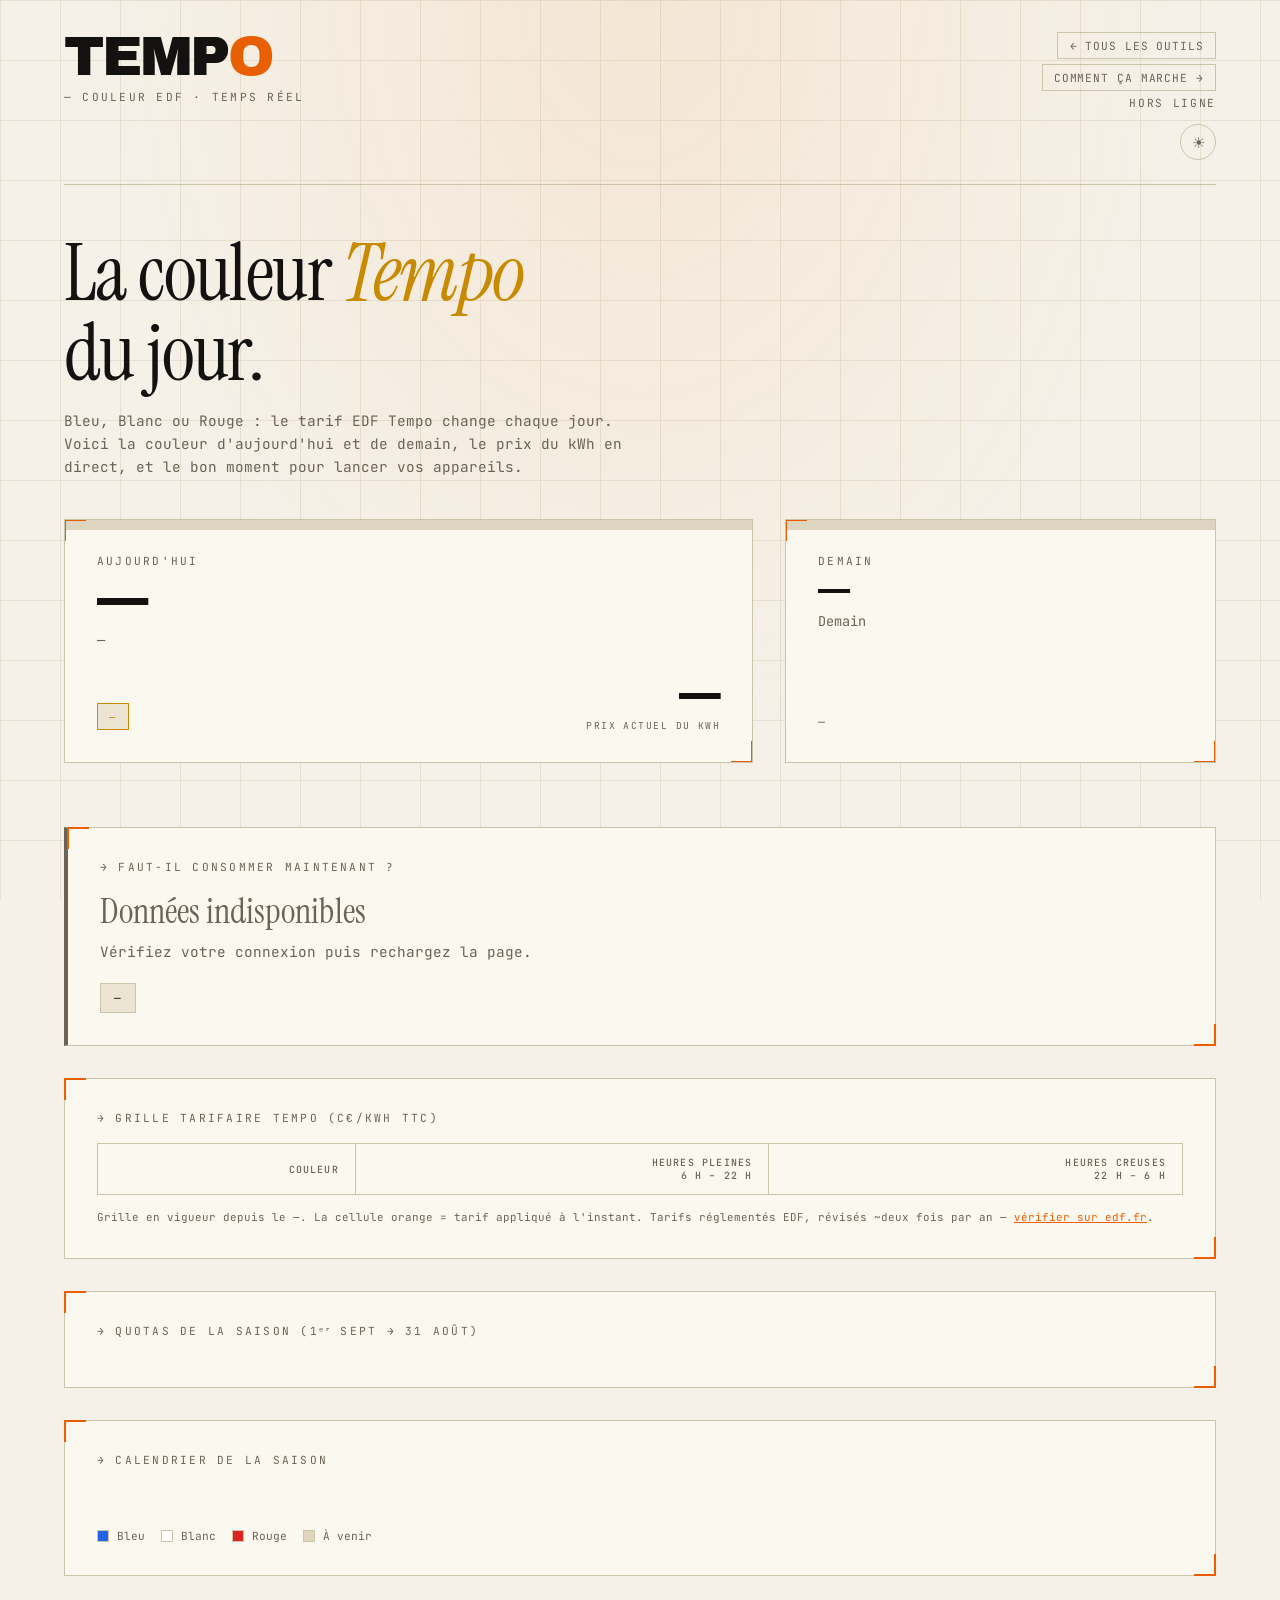
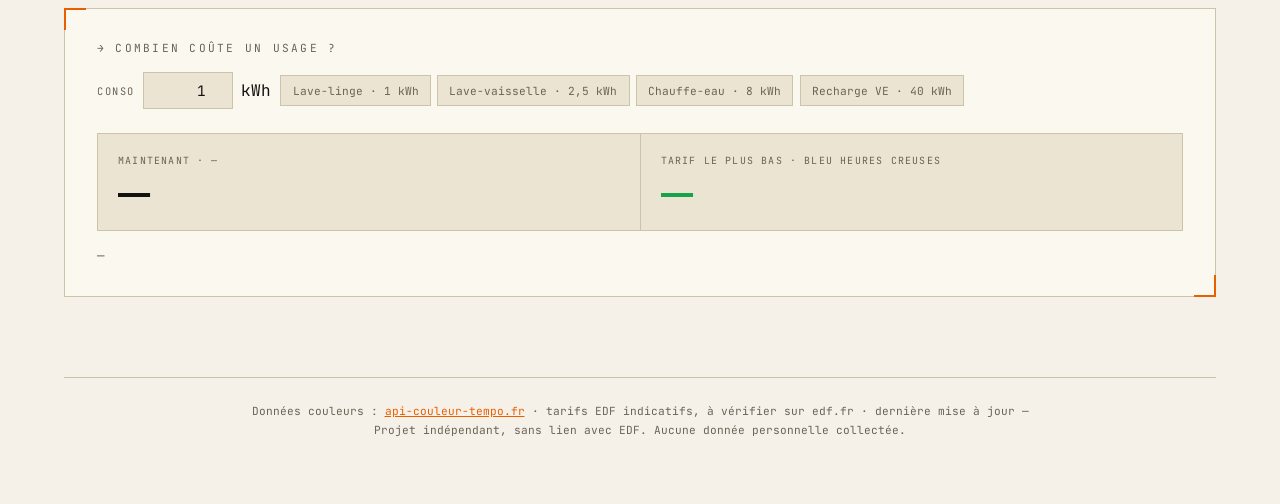
<file: index.html>
<!DOCTYPE html>
<html lang="fr">
<head>
    <meta charset="UTF-8">
    <meta name="viewport" content="width=device-width, initial-scale=1.0">
    <title>TEMPO — Couleur EDF du jour & prix de l'électricité</title>
    <meta name="description" content="La couleur EDF Tempo du jour et de demain (Bleu, Blanc, Rouge), le prix du kWh en temps réel, le bon moment pour consommer, les quotas de la saison et le calendrier complet. Gratuit, sans pub, sans compte.">
    <meta name="theme-color" content="#0d0d0d" media="(prefers-color-scheme: dark)">
    <meta name="theme-color" content="#f5f1e8" media="(prefers-color-scheme: light)">

    <meta property="og:type" content="website">
    <meta property="og:title" content="TEMPO — Couleur EDF du jour">
    <meta property="og:description" content="Couleur Tempo du jour et de demain, prix du kWh en direct et conseils de consommation.">
    <meta property="og:image" content="og-image.svg">

    <link rel="icon" href="favicon.svg" type="image/svg+xml">
    <link rel="apple-touch-icon" href="favicon.svg">
    <link rel="manifest" href="manifest.webmanifest">

    <!-- Applique le thème enregistré avant le premier rendu (évite le flash). -->
    <script>(function(){try{var t=localStorage.getItem('tempo-theme')||(matchMedia('(prefers-color-scheme: light)').matches?'light':'dark');if(t==='light')document.documentElement.setAttribute('data-theme','light');}catch(e){}})();</script>

    <link rel="preconnect" href="https://fonts.googleapis.com">
    <link rel="preconnect" href="https://fonts.gstatic.com" crossorigin>
    <link href="https://fonts.googleapis.com/css2?family=Archivo+Black&family=Instrument+Serif:ital@0;1&family=JetBrains+Mono:wght@400;500&display=swap" rel="stylesheet">
    <link rel="stylesheet" href="style.css">
</head>
<body>
    <div class="container">
        <header>
            <div>
                <div class="logo">TEMP<span>O</span></div>
                <div class="tagline">— Couleur EDF · Temps réel</div>
            </div>
            <div class="meta">
                <div class="meta-right">
                    <a class="nav-link" href="https://leo-grnd.github.io/hub/">← Tous les outils</a>
                    <a class="nav-link" href="comment-ca-marche.html">Comment ça marche →</a>
                    <div id="status" data-state="cache"><span class="pulse" aria-hidden="true"></span>EDF Tempo</div>
                    <button id="themeToggle" class="theme-toggle" aria-label="Changer de thème" title="Changer de thème">
                        <span id="themeIcon" aria-hidden="true">☾</span>
                    </button>
                </div>
            </div>
        </header>

        <section class="hero">
            <h1>La couleur <em>Tempo</em><br />du jour.</h1>
            <p>Bleu, Blanc ou Rouge : le tarif EDF Tempo change chaque jour. Voici la couleur d'aujourd'hui et de demain, le prix du kWh en direct, et le bon moment pour lancer vos appareils.</p>
        </section>

        <!-- 1 · Statut : aujourd'hui & demain -->
        <section class="status-grid" aria-label="Couleur du jour et de demain">
            <div class="card day-card today-card" id="today-card" data-color="inconnu">
                <div class="day-band" aria-hidden="true"></div>
                <div class="day-label">Aujourd'hui</div>
                <div class="day-name" id="today-name">—</div>
                <div class="day-date" id="today-date">—</div>
                <div class="today-meta">
                    <span class="slot-badge" id="today-period" data-slot="hp">—</span>
                    <div class="price-now">
                        <div class="big" id="today-price">—</div>
                        <div class="cap">prix actuel du kWh</div>
                    </div>
                </div>
            </div>

            <div class="card day-card tomorrow-card" id="tomorrow-card" data-color="inconnu">
                <div class="day-band" aria-hidden="true"></div>
                <div class="day-label">Demain</div>
                <div class="day-name" id="tomorrow-name">—</div>
                <div class="day-date" id="tomorrow-date">demain</div>
                <div class="tomorrow-note" id="tomorrow-note">—</div>
            </div>
        </section>

        <!-- 2 · Conseil -->
        <section class="card advice-card" id="advice-card" data-level="neutre" aria-live="polite">
            <div class="section-head">→ Faut-il consommer maintenant ?</div>
            <div class="advice-title" id="advice-title">—</div>
            <p class="advice-detail" id="advice-detail">—</p>
            <span class="advice-countdown" id="advice-countdown">—</span>
        </section>

        <!-- 3 · Grille tarifaire -->
        <section class="card">
            <div class="section-head">→ Grille tarifaire Tempo (c€/kWh TTC)</div>
            <table class="tariff-table">
                <thead>
                    <tr>
                        <th scope="col">Couleur</th>
                        <th scope="col">Heures pleines<br>6 h – 22 h</th>
                        <th scope="col">Heures creuses<br>22 h – 6 h</th>
                    </tr>
                </thead>
                <tbody id="tariff-body"></tbody>
            </table>
            <p class="tariff-foot">
                Grille en vigueur depuis le <span id="tariff-date">—</span>. La cellule orange = tarif appliqué à l'instant.
                Tarifs réglementés EDF, révisés ~deux fois par an —
                <a href="https://particulier.edf.fr/fr/accueil/gestion-contrat/options/tempo.html" target="_blank" rel="noopener">vérifier sur edf.fr</a>.
            </p>
        </section>

        <!-- 4 · Quotas de la saison -->
        <section class="card">
            <div class="section-head">→ Quotas de la saison (1ᵉʳ sept → 31 août)</div>
            <div class="quotas" id="quotas"></div>
        </section>

        <!-- 5 · Calendrier -->
        <section class="card">
            <div class="section-head">→ Calendrier de la saison</div>
            <div class="calendar" id="calendar" role="img" aria-label="Calendrier des couleurs Tempo de la saison"></div>
            <div class="cal-legend">
                <span><span class="swatch" data-color="bleu" aria-hidden="true"></span>Bleu</span>
                <span><span class="swatch" data-color="blanc" aria-hidden="true"></span>Blanc</span>
                <span><span class="swatch" data-color="rouge" aria-hidden="true"></span>Rouge</span>
                <span><span class="swatch" data-color="inconnu" aria-hidden="true"></span>À venir</span>
            </div>
        </section>

        <!-- 6 · Simulateur -->
        <section class="card">
            <div class="section-head">→ Combien coûte un usage ?</div>
            <div class="sim-controls">
                <div class="sim-field">
                    <label for="sim-kwh">Conso</label>
                    <input type="number" id="sim-kwh" value="1" min="0" step="0.5" inputmode="decimal" aria-label="Consommation en kWh"> kWh
                </div>
                <div class="sim-presets">
                    <button class="sim-preset" data-kwh="1">Lave-linge · 1 kWh</button>
                    <button class="sim-preset" data-kwh="2.5">Lave-vaisselle · 2,5 kWh</button>
                    <button class="sim-preset" data-kwh="8">Chauffe-eau · 8 kWh</button>
                    <button class="sim-preset" data-kwh="40">Recharge VE · 40 kWh</button>
                </div>
            </div>
            <div class="sim-out">
                <div class="sim-cell">
                    <div class="lbl">Maintenant · <span id="sim-now-label">—</span></div>
                    <div class="val" id="sim-now">—</div>
                </div>
                <div class="sim-cell best">
                    <div class="lbl">Tarif le plus bas · Bleu heures creuses</div>
                    <div class="val" id="sim-best">—</div>
                </div>
            </div>
            <div class="sim-delta" id="sim-delta">—</div>
        </section>

        <footer>
            Données couleurs : <a href="https://www.api-couleur-tempo.fr" target="_blank" rel="noopener">api-couleur-tempo.fr</a> ·
            tarifs EDF indicatifs, à vérifier sur edf.fr · dernière mise à jour <span id="updated">—</span><br>
            Projet indépendant, sans lien avec EDF. Aucune donnée personnelle collectée.
        </footer>
    </div>

    <script type="module" src="app.js"></script>
</body>
</html>
</file>
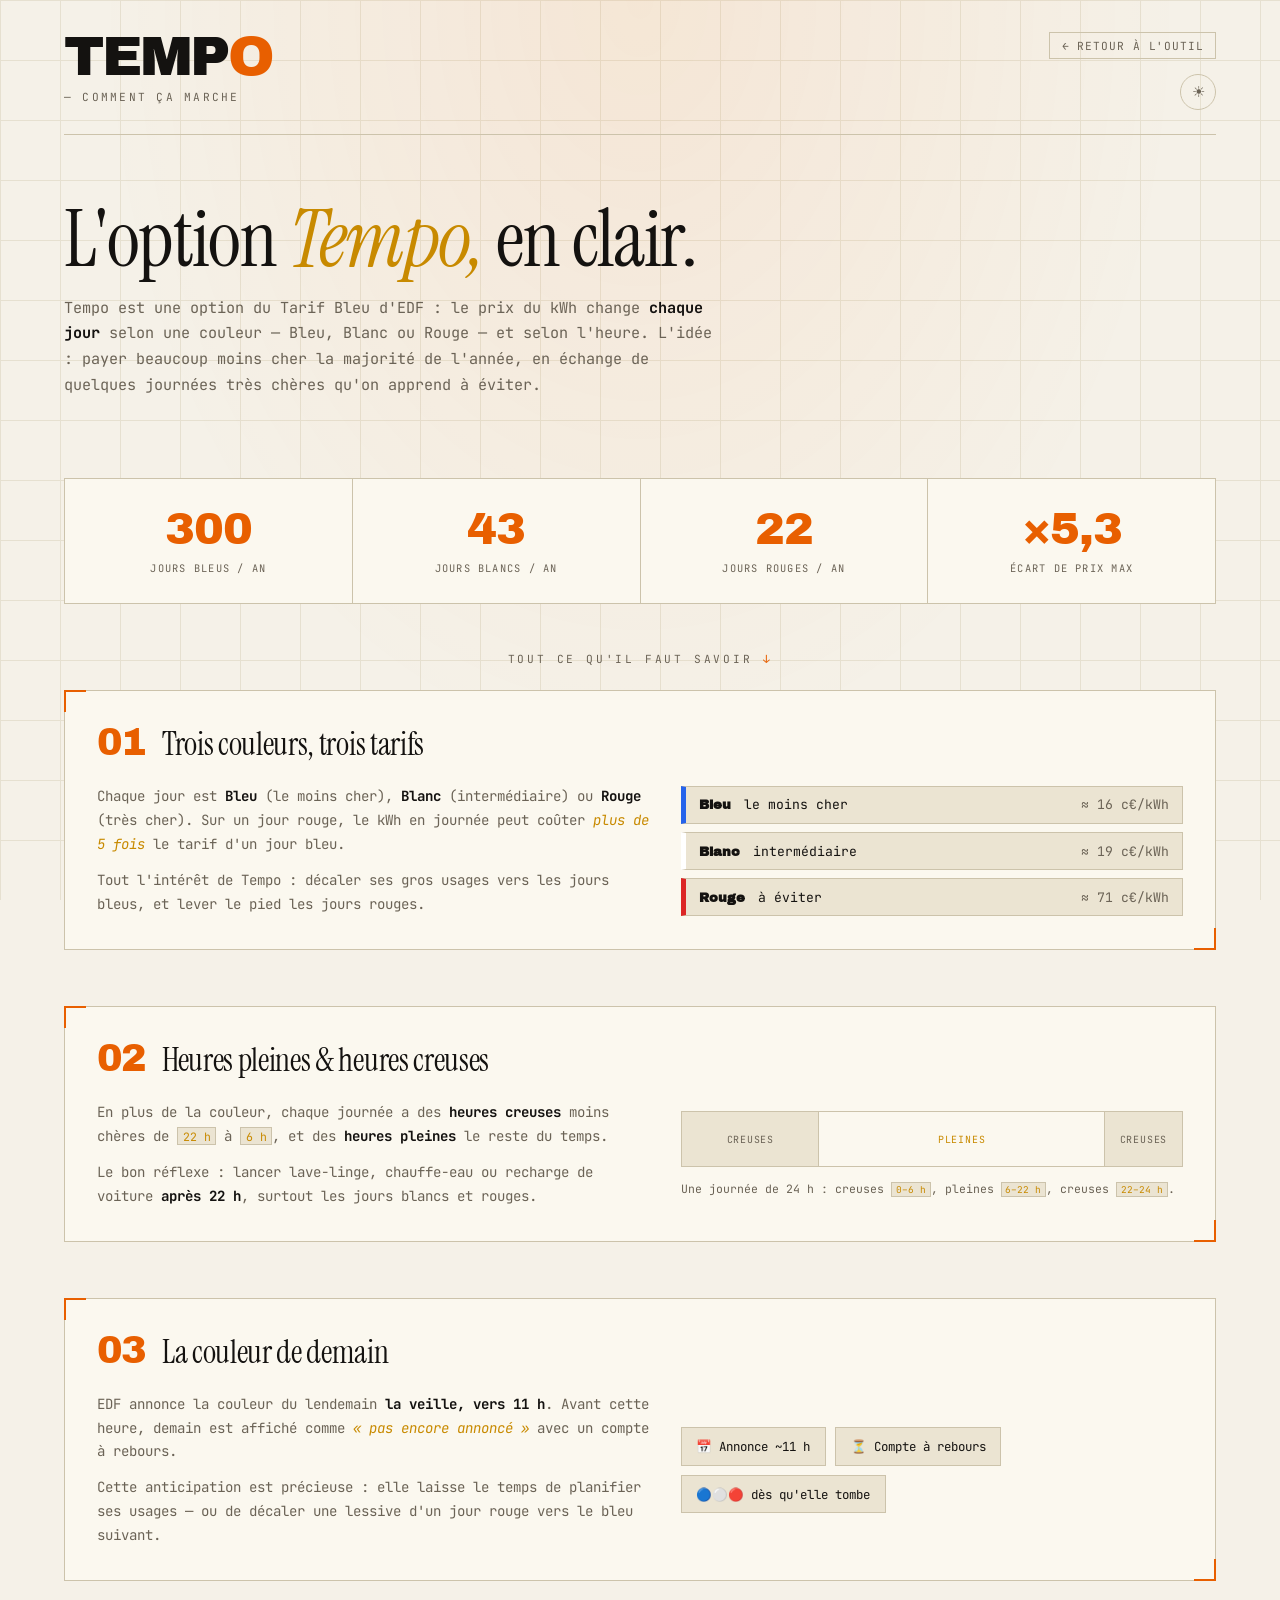
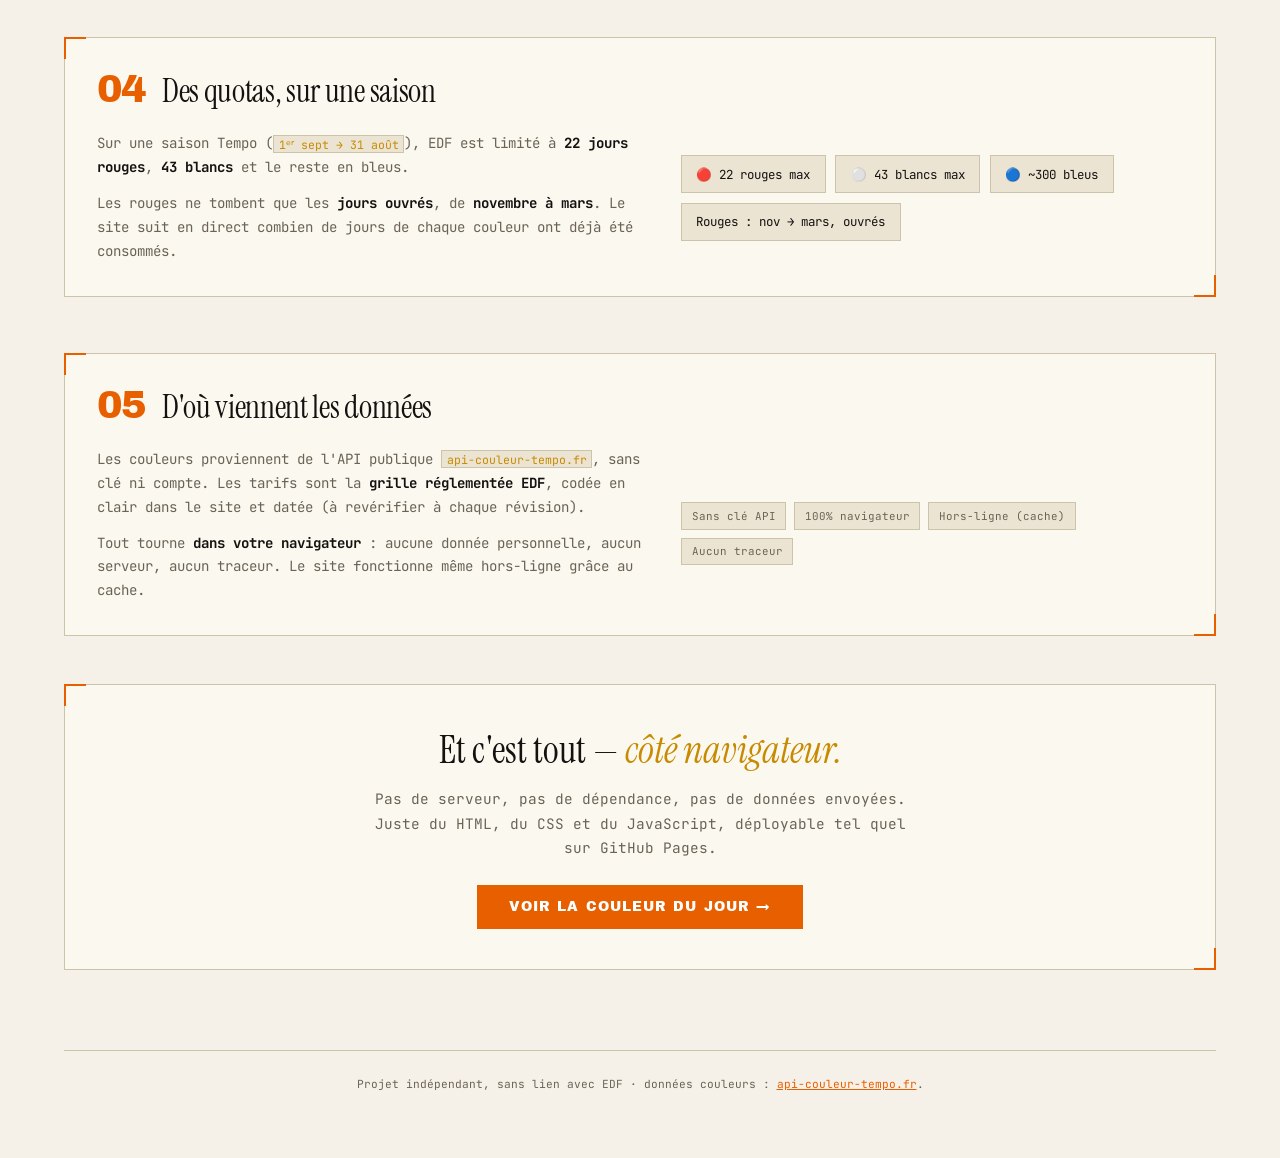
<file: comment-ca-marche.html>
<!DOCTYPE html>
<html lang="fr">
<head>
    <meta charset="UTF-8">
    <meta name="viewport" content="width=device-width, initial-scale=1.0">
    <title>Comment ça marche — Tempo</title>
    <meta name="description" content="Comprendre l'option EDF Tempo : les trois couleurs Bleu/Blanc/Rouge, les heures pleines et creuses, les quotas de la saison, la couleur de demain et d'où viennent les données.">
    <meta name="theme-color" content="#0d0d0d" media="(prefers-color-scheme: dark)">
    <meta name="theme-color" content="#f5f1e8" media="(prefers-color-scheme: light)">
    <link rel="icon" href="favicon.svg" type="image/svg+xml">
    <!-- Applique le thème enregistré avant le premier rendu (évite le flash). -->
    <script>(function(){try{var t=localStorage.getItem('tempo-theme')||(matchMedia('(prefers-color-scheme: light)').matches?'light':'dark');if(t==='light')document.documentElement.setAttribute('data-theme','light');}catch(e){}})();</script>
    <link rel="preconnect" href="https://fonts.googleapis.com">
    <link rel="preconnect" href="https://fonts.gstatic.com" crossorigin>
    <link href="https://fonts.googleapis.com/css2?family=Archivo+Black&family=Instrument+Serif:ital@0;1&family=JetBrains+Mono:wght@400;500&display=swap" rel="stylesheet">
    <link rel="stylesheet" href="style.css">
    <link rel="stylesheet" href="comment-ca-marche.css">
</head>
<body>
    <div class="container">
        <header>
            <div>
                <a class="logo" href="index.html">TEMP<span>O</span></a>
                <div class="tagline">— Comment ça marche</div>
            </div>
            <div class="meta">
                <div class="meta-right">
                    <a class="nav-link" href="index.html">← Retour à l'outil</a>
                    <button id="themeToggle" class="theme-toggle" aria-label="Changer de thème" title="Changer de thème">
                        <span id="themeIcon" aria-hidden="true">☾</span>
                    </button>
                </div>
            </div>
        </header>

        <section class="hero hiw-hero">
            <h1>L'option <em>Tempo,</em> en clair.</h1>
            <p>Tempo est une option du Tarif Bleu d'EDF : le prix du kWh change <strong>chaque jour</strong> selon une
               couleur — Bleu, Blanc ou Rouge — et selon l'heure. L'idée : payer beaucoup moins cher la majorité de
               l'année, en échange de quelques journées très chères qu'on apprend à éviter.</p>
        </section>

        <section class="stats" aria-label="Chiffres clés">
            <div class="stat"><div class="stat-num" data-count="300">0</div><div class="stat-lbl">jours bleus / an</div></div>
            <div class="stat"><div class="stat-num" data-count="43">0</div><div class="stat-lbl">jours blancs / an</div></div>
            <div class="stat"><div class="stat-num" data-count="22">0</div><div class="stat-lbl">jours rouges / an</div></div>
            <div class="stat"><div class="stat-num">×5,3</div><div class="stat-lbl">écart de prix max</div></div>
        </section>

        <p class="flow-intro">Tout ce qu'il faut savoir <span class="arrow">↓</span></p>

        <ol class="pipeline">

            <li class="step card reveal">
                <div class="step-head"><span class="step-num">01</span><h2>Trois couleurs, trois tarifs</h2></div>
                <div class="step-body">
                    <div class="step-text">
                        <p>Chaque jour est <strong>Bleu</strong> (le moins cher), <strong>Blanc</strong> (intermédiaire) ou
                           <strong>Rouge</strong> (très cher). Sur un jour rouge, le kWh en journée peut coûter
                           <em>plus de 5 fois</em> le tarif d'un jour bleu.</p>
                        <p>Tout l'intérêt de Tempo : décaler ses gros usages vers les jours bleus, et lever le pied
                           les jours rouges.</p>
                    </div>
                    <div class="step-visual">
                        <div class="tcolors" aria-hidden="true">
                            <div class="tcolor" data-color="bleu"><b>Bleu</b> le moins cher <span class="pq">≈ 16 c€/kWh</span></div>
                            <div class="tcolor" data-color="blanc"><b>Blanc</b> intermédiaire <span class="pq">≈ 19 c€/kWh</span></div>
                            <div class="tcolor" data-color="rouge"><b>Rouge</b> à éviter <span class="pq">≈ 71 c€/kWh</span></div>
                        </div>
                    </div>
                </div>
            </li>

            <li class="step card reveal">
                <div class="step-head"><span class="step-num">02</span><h2>Heures pleines & heures creuses</h2></div>
                <div class="step-body">
                    <div class="step-text">
                        <p>En plus de la couleur, chaque journée a des <strong>heures creuses</strong> moins chères
                           de <code>22 h</code> à <code>6 h</code>, et des <strong>heures pleines</strong> le reste du temps.</p>
                        <p>Le bon réflexe : lancer lave-linge, chauffe-eau ou recharge de voiture <strong>après 22 h</strong>,
                           surtout les jours blancs et rouges.</p>
                    </div>
                    <div class="step-visual">
                        <div class="daybar" aria-hidden="true">
                            <div class="seg hc" style="flex-grow:6">creuses</div>
                            <div class="seg hp" style="flex-grow:16">pleines</div>
                            <div class="seg hc" style="flex-grow:2">creuses</div>
                        </div>
                        <p class="daybar-note">Une journée de 24 h : creuses <code>0–6 h</code>, pleines <code>6–22 h</code>, creuses <code>22–24 h</code>.</p>
                    </div>
                </div>
            </li>

            <li class="step card reveal">
                <div class="step-head"><span class="step-num">03</span><h2>La couleur de demain</h2></div>
                <div class="step-body">
                    <div class="step-text">
                        <p>EDF annonce la couleur du lendemain <strong>la veille, vers 11 h</strong>. Avant cette heure,
                           demain est affiché comme <em>« pas encore annoncé »</em> avec un compte à rebours.</p>
                        <p>Cette anticipation est précieuse : elle laisse le temps de planifier ses usages — ou de
                           décaler une lessive d'un jour rouge vers le bleu suivant.</p>
                    </div>
                    <div class="step-visual">
                        <div class="vchips">
                            <span class="vchip">📅 Annonce ~11 h</span>
                            <span class="vchip">⏳ Compte à rebours</span>
                            <span class="vchip">🔵⚪🔴 dès qu'elle tombe</span>
                        </div>
                    </div>
                </div>
            </li>

            <li class="step card reveal">
                <div class="step-head"><span class="step-num">04</span><h2>Des quotas, sur une saison</h2></div>
                <div class="step-body">
                    <div class="step-text">
                        <p>Sur une saison Tempo (<code>1ᵉʳ sept → 31 août</code>), EDF est limité à
                           <strong>22 jours rouges</strong>, <strong>43 blancs</strong> et le reste en bleus.</p>
                        <p>Les rouges ne tombent que les <strong>jours ouvrés</strong>, de <strong>novembre à mars</strong>.
                           Le site suit en direct combien de jours de chaque couleur ont déjà été consommés.</p>
                    </div>
                    <div class="step-visual">
                        <div class="vchips">
                            <span class="vchip">🔴 22 rouges max</span>
                            <span class="vchip">⚪ 43 blancs max</span>
                            <span class="vchip">🔵 ~300 bleus</span>
                            <span class="vchip">Rouges : nov → mars, ouvrés</span>
                        </div>
                    </div>
                </div>
            </li>

            <li class="step card reveal">
                <div class="step-head"><span class="step-num">05</span><h2>D'où viennent les données</h2></div>
                <div class="step-body">
                    <div class="step-text">
                        <p>Les couleurs proviennent de l'API publique <code>api-couleur-tempo.fr</code>, sans clé ni compte.
                           Les tarifs sont la <strong>grille réglementée EDF</strong>, codée en clair dans le site et datée
                           (à revérifier à chaque révision).</p>
                        <p>Tout tourne <strong>dans votre navigateur</strong> : aucune donnée personnelle, aucun serveur,
                           aucun traceur. Le site fonctionne même hors-ligne grâce au cache.</p>
                    </div>
                    <div class="step-visual">
                        <div class="badges">
                            <span class="badge">Sans clé API</span>
                            <span class="badge">100% navigateur</span>
                            <span class="badge">Hors-ligne (cache)</span>
                            <span class="badge">Aucun traceur</span>
                        </div>
                    </div>
                </div>
            </li>
        </ol>

        <section class="outro card reveal">
            <h2>Et c'est tout — <em>côté navigateur.</em></h2>
            <p>Pas de serveur, pas de dépendance, pas de données envoyées. Juste du HTML, du CSS et du JavaScript,
               déployable tel quel sur GitHub&nbsp;Pages.</p>
            <a class="cta" href="index.html">Voir la couleur du jour →</a>
        </section>

        <footer>
            Projet indépendant, sans lien avec EDF · données couleurs :
            <a href="https://www.api-couleur-tempo.fr" target="_blank" rel="noopener">api-couleur-tempo.fr</a>.
        </footer>
    </div>

    <script>
    (function () {
        var icon = document.getElementById('themeIcon');
        function apply(t) {
            if (t === 'light') { document.documentElement.setAttribute('data-theme', 'light'); icon.textContent = '☀'; }
            else { document.documentElement.removeAttribute('data-theme'); icon.textContent = '☾'; }
        }
        apply(localStorage.getItem('tempo-theme') || (matchMedia('(prefers-color-scheme: light)').matches ? 'light' : 'dark'));
        document.getElementById('themeToggle').addEventListener('click', function () {
            var next = document.documentElement.getAttribute('data-theme') === 'light' ? 'dark' : 'light';
            localStorage.setItem('tempo-theme', next); apply(next);
        });

        var reduce = matchMedia('(prefers-reduced-motion: reduce)').matches;
        var reveals = document.querySelectorAll('.reveal');
        if (reduce || !('IntersectionObserver' in window)) {
            reveals.forEach(function (el) { el.classList.add('in'); });
        } else {
            var io = new IntersectionObserver(function (entries) {
                entries.forEach(function (e) { if (e.isIntersecting) { e.target.classList.add('in'); io.unobserve(e.target); } });
            }, { threshold: 0.18 });
            reveals.forEach(function (el) { io.observe(el); });
        }

        var nums = document.querySelectorAll('.stat-num[data-count]');
        function countUp(el) {
            var target = parseInt(el.getAttribute('data-count'), 10);
            if (reduce) { el.textContent = target.toLocaleString('fr-FR'); return; }
            var start = null, dur = 1100;
            function tick(ts) {
                if (start === null) start = ts;
                var p = Math.min(1, (ts - start) / dur);
                var eased = 1 - Math.pow(1 - p, 3);
                el.textContent = Math.round(target * eased).toLocaleString('fr-FR');
                if (p < 1) requestAnimationFrame(tick);
            }
            requestAnimationFrame(tick);
        }
        if (!('IntersectionObserver' in window)) {
            nums.forEach(countUp);
        } else {
            var io2 = new IntersectionObserver(function (entries) {
                entries.forEach(function (e) { if (e.isIntersecting) { countUp(e.target); io2.unobserve(e.target); } });
            }, { threshold: 0.6 });
            nums.forEach(function (el) { io2.observe(el); });
        }
    })();
    </script>
</body>
</html>
</file>
<file: style.css>
/* ===========================================================================
   Tempo — système de design partagé avec Octane & Pantone (identité brutaliste)
   =========================================================================== */
:root {
  --bg: #0d0d0d;
  --bg-soft: #161616;
  --bg-card: #1a1a1a;
  --ink: #f5f1e8;
  --ink-dim: #8a8278;
  --accent: #ff6b00;
  --accent-soft: #ffb800;
  --grid: #222;
  --border: #2a2a2a;
  --grid-opacity: 0.35;
  --glow-opacity: 0.12;

  /* Couleurs-données Tempo (Bleu / Blanc / Rouge), pour chips, jauges, calendrier.
     L'accent orange reste la couleur de marque ; celles-ci ne servent qu'aux données. */
  --bleu: #3b82f6;
  --blanc: #d9d3c4;
  --rouge: #ef4444;
  --inconnu: #33312c;
  --futur: #232323;

  --vert: #4ade80; /* feu vert / live */
}

:root[data-theme="light"] {
  --bg: #f5f1e8;
  --bg-soft: #ebe4d2;
  --bg-card: #fbf8ef;
  --ink: #141210;
  --ink-dim: #6b6356;
  --accent: #e85f00;
  --accent-soft: #c88a00;
  --grid: #d9d1bc;
  --border: #ccc3ab;
  --grid-opacity: 0.55;
  --glow-opacity: 0.08;

  --bleu: #2563eb;
  --blanc: #ffffff;
  --rouge: #dc2626;
  --inconnu: #ddd5c0;
  --futur: #e6dfcc;

  --vert: #16a34a;
}

html, body { transition: background-color 0.25s ease, color 0.25s ease; }
* { box-sizing: border-box; margin: 0; padding: 0; }

html, body {
  background: var(--bg);
  color: var(--ink);
  font-family: 'JetBrains Mono', monospace;
  min-height: 100vh;
  overflow-x: hidden;
}

body::before {
  content: '';
  position: fixed;
  inset: 0;
  background-image:
    linear-gradient(var(--grid) 1px, transparent 1px),
    linear-gradient(90deg, var(--grid) 1px, transparent 1px);
  background-size: 60px 60px;
  opacity: var(--grid-opacity);
  pointer-events: none;
  z-index: 0;
}

body::after {
  content: '';
  position: fixed;
  inset: 0;
  background: radial-gradient(ellipse at top, rgba(255,107,0, var(--glow-opacity)), transparent 60%);
  pointer-events: none;
  z-index: 0;
}

.container {
  position: relative;
  z-index: 1;
  max-width: 1200px;
  margin: 0 auto;
  padding: 2rem 1.5rem 4rem;
  display: flex;
  flex-direction: column;
}

/* ---- Header (partagé) ---- */
header {
  display: flex;
  justify-content: space-between;
  align-items: flex-start;
  margin-bottom: 3rem;
  padding-bottom: 1.5rem;
  border-bottom: 1px solid var(--border);
}

.logo {
  font-family: 'Archivo Black', sans-serif;
  font-size: clamp(2rem, 6vw, 3.5rem);
  letter-spacing: -0.04em;
  line-height: 0.9;
  color: var(--ink);
  text-decoration: none;
  display: inline-block;
}
.logo span { color: var(--accent); }

.tagline {
  font-size: 0.7rem;
  text-transform: uppercase;
  letter-spacing: 0.2em;
  color: var(--ink-dim);
  margin-top: 0.5rem;
}

.meta {
  text-align: right;
  font-size: 0.7rem;
  color: var(--ink-dim);
  letter-spacing: 0.15em;
  text-transform: uppercase;
}
.meta-right {
  display: flex;
  flex-direction: column;
  align-items: flex-end;
  gap: 0.3rem;
}
.meta .pulse {
  display: inline-block;
  width: 8px; height: 8px;
  border-radius: 50%;
  background: var(--vert);
  margin-right: 0.4rem;
  animation: pulse 2s infinite;
}
#status[data-state="cache"] .pulse { background: var(--accent-soft); }
#status[data-state="error"] .pulse { background: var(--rouge); animation: none; }

@keyframes pulse { 0%, 100% { opacity: 1; } 50% { opacity: 0.3; } }

.theme-toggle {
  background: none;
  border: 1px solid var(--border);
  color: var(--ink-dim);
  width: 36px; height: 36px;
  border-radius: 50%;
  cursor: pointer;
  display: inline-flex;
  align-items: center;
  justify-content: center;
  font-size: 0.95rem;
  line-height: 1;
  transition: border-color 0.2s, color 0.2s, transform 0.2s;
  margin-top: 0.6rem;
}
.theme-toggle:hover { border-color: var(--accent); color: var(--accent); transform: rotate(15deg); }

.nav-link {
  font-family: 'JetBrains Mono', monospace;
  font-size: 0.7rem;
  letter-spacing: 0.08em;
  text-transform: uppercase;
  color: var(--ink-dim);
  text-decoration: none;
  border: 1px solid var(--border);
  padding: 0.35rem 0.7rem;
  transition: color 0.2s, border-color 0.2s, background 0.2s;
  white-space: nowrap;
}
.nav-link:hover { color: var(--accent); border-color: var(--accent); }

/* ---- Hero (partagé) ---- */
.hero { margin-bottom: 2.5rem; }
.hero h1 {
  font-family: 'Instrument Serif', serif;
  font-size: clamp(2.5rem, 7vw, 5rem);
  line-height: 1;
  font-weight: 400;
  letter-spacing: -0.02em;
  margin-bottom: 1rem;
}
.hero h1 em { font-style: italic; color: var(--accent-soft); }
.hero p { color: var(--ink-dim); max-width: 580px; font-size: 0.9rem; line-height: 1.6; }

/* ---- Cards (partagé, avec équerres d'angle) ---- */
.card {
  background: var(--bg-card);
  border: 1px solid var(--border);
  padding: 2rem;
  margin-bottom: 2rem;
  position: relative;
}
.card::before {
  content: '';
  position: absolute;
  top: -1px; left: -1px;
  width: 20px; height: 20px;
  border-top: 2px solid var(--accent);
  border-left: 2px solid var(--accent);
}
.card::after {
  content: '';
  position: absolute;
  bottom: -1px; right: -1px;
  width: 20px; height: 20px;
  border-bottom: 2px solid var(--accent);
  border-right: 2px solid var(--accent);
}

.section-head {
  font-size: 0.7rem;
  text-transform: uppercase;
  letter-spacing: 0.2em;
  color: var(--ink-dim);
  margin-bottom: 1.1rem;
}

/* Pastille couleur Tempo réutilisable */
.swatch {
  display: inline-block;
  width: 12px; height: 12px;
  margin-right: 0.5rem;
  border: 1px solid var(--border);
  vertical-align: -1px;
}
.swatch[data-color="bleu"]  { background: var(--bleu); }
.swatch[data-color="blanc"] { background: var(--blanc); }
.swatch[data-color="rouge"] { background: var(--rouge); }
.swatch[data-color="inconnu"] { background: var(--inconnu); }

/* ===========================================================================
   STATUT — couleur du jour & du lendemain
   =========================================================================== */
.status-grid {
  display: grid;
  grid-template-columns: 1.6fr 1fr;
  gap: 2rem;
  margin-bottom: 2rem;
}

.day-card {
  position: relative;
  overflow: hidden;
  display: flex;
  flex-direction: column;
}
/* Bandeau couleur en haut de la carte */
.day-card .day-band {
  height: 10px;
  margin: -2rem -2rem 1.5rem;
  background: var(--c, var(--inconnu));
}
.day-card[data-color="bleu"]    { --c: var(--bleu); }
.day-card[data-color="blanc"]   { --c: var(--blanc); }
.day-card[data-color="rouge"]   { --c: var(--rouge); }
.day-card[data-color="inconnu"] { --c: var(--inconnu); }

.day-label {
  font-size: 0.7rem;
  text-transform: uppercase;
  letter-spacing: 0.2em;
  color: var(--ink-dim);
  margin-bottom: 0.4rem;
}
.day-name {
  font-family: 'Archivo Black', sans-serif;
  font-size: clamp(2rem, 6vw, 3.2rem);
  line-height: 0.95;
  letter-spacing: -0.03em;
}
.day-date {
  color: var(--ink-dim);
  font-size: 0.85rem;
  margin-top: 0.5rem;
  text-transform: capitalize;
}

.today-meta {
  display: flex;
  align-items: flex-end;
  justify-content: space-between;
  gap: 1rem;
  margin-top: auto;
  padding-top: 1.5rem;
}
.slot-badge {
  font-size: 0.65rem;
  text-transform: uppercase;
  letter-spacing: 0.12em;
  padding: 0.35rem 0.7rem;
  border: 1px solid var(--border);
  background: var(--bg-soft);
  color: var(--ink-dim);
  white-space: nowrap;
}
.slot-badge[data-slot="hc"] { border-color: var(--vert); color: var(--vert); }
.slot-badge[data-slot="hp"] { border-color: var(--accent-soft); color: var(--accent-soft); }

.price-now {
  text-align: right;
  line-height: 1;
}
.price-now .big {
  font-family: 'Archivo Black', sans-serif;
  font-size: clamp(1.8rem, 5vw, 2.6rem);
  letter-spacing: -0.03em;
  font-variant-numeric: tabular-nums;
}
.price-now .big .unit {
  font-size: 0.32em;
  color: var(--ink-dim);
  margin-left: 0.3em;
  letter-spacing: 0;
}
.price-now .cap {
  font-size: 0.6rem;
  text-transform: uppercase;
  letter-spacing: 0.15em;
  color: var(--ink-dim);
  margin-top: 0.4rem;
}

.tomorrow-card .day-name { font-size: clamp(1.4rem, 4vw, 2rem); }
.tomorrow-note {
  margin-top: auto;
  padding-top: 1.5rem;
  font-size: 0.72rem;
  color: var(--ink-dim);
  line-height: 1.5;
}

/* ===========================================================================
   CONSEIL
   =========================================================================== */
.advice-card { border-left: 4px solid var(--lv, var(--ink-dim)); }
.advice-card[data-level="bon"]    { --lv: var(--vert); }
.advice-card[data-level="moyen"]  { --lv: var(--accent-soft); }
.advice-card[data-level="danger"] { --lv: var(--rouge); }
.advice-card[data-level="neutre"] { --lv: var(--ink-dim); }

.advice-title {
  font-family: 'Instrument Serif', serif;
  font-weight: 400;
  font-size: clamp(1.5rem, 4vw, 2.2rem);
  line-height: 1.1;
  margin-bottom: 0.6rem;
  color: var(--lv, var(--ink));
}
.advice-detail { color: var(--ink-dim); font-size: 0.9rem; line-height: 1.6; max-width: 620px; }
.advice-countdown {
  margin-top: 1.25rem;
  display: inline-block;
  font-size: 0.7rem;
  letter-spacing: 0.1em;
  text-transform: uppercase;
  color: var(--ink);
  border: 1px solid var(--border);
  background: var(--bg-soft);
  padding: 0.45rem 0.8rem;
}

/* ===========================================================================
   GRILLE TARIFAIRE
   =========================================================================== */
.tariff-table {
  width: 100%;
  border-collapse: collapse;
  font-variant-numeric: tabular-nums;
}
.tariff-table th, .tariff-table td {
  border: 1px solid var(--border);
  padding: 0.75rem 1rem;
  text-align: right;
  font-size: 0.9rem;
}
.tariff-table thead th {
  font-size: 0.62rem;
  text-transform: uppercase;
  letter-spacing: 0.12em;
  color: var(--ink-dim);
  font-weight: 500;
}
.tariff-table tbody th {
  text-align: left;
  font-weight: 500;
  color: var(--ink);
}
.tariff-table td.is-current {
  background: var(--accent);
  color: #fff;
  font-weight: bold;
  box-shadow: inset 0 0 0 1px var(--accent);
}
.tariff-foot {
  margin-top: 0.9rem;
  font-size: 0.68rem;
  color: var(--ink-dim);
  line-height: 1.5;
}
.tariff-foot a { color: var(--accent); }

/* ===========================================================================
   QUOTAS
   =========================================================================== */
.quotas { display: flex; flex-direction: column; gap: 1.4rem; }
.quota-head {
  display: flex;
  justify-content: space-between;
  align-items: baseline;
  margin-bottom: 0.5rem;
}
.quota-name { font-size: 0.85rem; }
.quota-count { font-size: 0.8rem; color: var(--ink-dim); }
.quota-count b { color: var(--ink); font-family: 'Archivo Black', sans-serif; font-size: 0.95rem; }
.quota-bar {
  height: 10px;
  background: var(--bg-soft);
  border: 1px solid var(--border);
  overflow: hidden;
}
.quota-bar span { display: block; height: 100%; transition: width 0.4s ease; }
.quota-bar span[data-color="bleu"]  { background: var(--bleu); }
.quota-bar span[data-color="blanc"] { background: var(--blanc); }
.quota-bar span[data-color="rouge"] { background: var(--rouge); }
.quota-rest {
  margin-top: 0.35rem;
  font-size: 0.68rem;
  text-transform: uppercase;
  letter-spacing: 0.08em;
  color: var(--ink-dim);
}

/* ===========================================================================
   CALENDRIER (heatmap saison)
   =========================================================================== */
.calendar {
  display: grid;
  grid-template-rows: repeat(7, 1fr);
  grid-auto-flow: column;
  grid-auto-columns: 1fr;
  gap: 3px;
  overflow-x: auto;
  padding-bottom: 0.5rem;
}
.cal-cell {
  width: 100%;
  aspect-ratio: 1;
  min-width: 9px;
  background: var(--inconnu);
  border-radius: 1px;
}
.cal-cell[data-color="bleu"]  { background: var(--bleu); }
.cal-cell[data-color="blanc"] { background: var(--blanc); }
.cal-cell[data-color="rouge"] { background: var(--rouge); }
.cal-cell[data-color="futur"] { background: var(--futur); }
.cal-cell.cal-pad { background: transparent; }
.cal-cell.is-today { box-shadow: 0 0 0 2px var(--accent); }

.cal-legend {
  display: flex;
  flex-wrap: wrap;
  gap: 1rem;
  margin-top: 1.1rem;
  font-size: 0.7rem;
  color: var(--ink-dim);
}
.cal-legend span { display: inline-flex; align-items: center; }

/* ===========================================================================
   SIMULATEUR
   =========================================================================== */
.sim-controls {
  display: flex;
  flex-wrap: wrap;
  gap: 0.6rem;
  align-items: center;
  margin-bottom: 1.5rem;
}
.sim-field { display: flex; align-items: center; gap: 0.5rem; }
.sim-field label {
  font-size: 0.65rem;
  text-transform: uppercase;
  letter-spacing: 0.15em;
  color: var(--ink-dim);
}
.sim-field input {
  width: 90px;
  background: var(--bg-soft);
  border: 1px solid var(--border);
  color: var(--ink);
  font-family: 'JetBrains Mono', monospace;
  font-size: 0.9rem;
  padding: 0.5rem 0.7rem;
  text-align: right;
}
.sim-field input:focus { outline: 2px solid var(--accent); outline-offset: 1px; }
.sim-presets { display: flex; flex-wrap: wrap; gap: 0.4rem; }
.sim-preset {
  background: var(--bg-soft);
  border: 1px solid var(--border);
  color: var(--ink-dim);
  font-family: 'JetBrains Mono', monospace;
  font-size: 0.7rem;
  padding: 0.45rem 0.7rem;
  cursor: pointer;
  transition: color 0.15s, border-color 0.15s, background 0.15s;
}
.sim-preset:hover { color: var(--accent); border-color: var(--accent); }

.sim-out {
  display: grid;
  grid-template-columns: 1fr 1fr;
  gap: 1px;
  background: var(--border);
  border: 1px solid var(--border);
}
.sim-cell { background: var(--bg-soft); padding: 1.25rem; }
.sim-cell .lbl {
  font-size: 0.62rem;
  text-transform: uppercase;
  letter-spacing: 0.12em;
  color: var(--ink-dim);
  margin-bottom: 0.5rem;
}
.sim-cell .val {
  font-family: 'Archivo Black', sans-serif;
  font-size: clamp(1.4rem, 4vw, 2rem);
  letter-spacing: -0.03em;
  font-variant-numeric: tabular-nums;
}
.sim-cell.best .val { color: var(--vert); }
.sim-delta {
  margin-top: 1rem;
  font-size: 0.78rem;
  color: var(--ink-dim);
}

/* ===========================================================================
   FOOTER + utils (partagés)
   =========================================================================== */
footer {
  margin-top: 3rem;
  text-align: center;
  font-size: 0.7rem;
  color: var(--ink-dim);
  border-top: 1px solid var(--border);
  padding-top: 1.5rem;
  line-height: 1.7;
}
footer a { color: var(--accent); }

[hidden] { display: none !important; }
.visually-hidden {
  position: absolute;
  width: 1px; height: 1px;
  padding: 0; margin: -1px;
  overflow: hidden;
  clip: rect(0 0 0 0);
  white-space: nowrap;
  border: 0;
}

/* ===========================================================================
   RESPONSIVE
   =========================================================================== */
@media (max-width: 900px) {
  .container { padding: 1.5rem 1.25rem 3rem; }
  header { margin-bottom: 2rem; }
  .hero { margin-bottom: 1.75rem; }
  .status-grid { grid-template-columns: 1fr; }
}

@media (max-width: 560px) {
  .container { padding: 1.25rem 1rem 2.5rem; }
  header { margin-bottom: 1.5rem; padding-bottom: 1rem; }
  .tagline { font-size: 0.6rem; letter-spacing: 0.15em; }
  .hero { margin-bottom: 1.5rem; }
  .hero p { font-size: 0.82rem; }
  .card { padding: 1.25rem; }
  .day-card .day-band { margin: -1.25rem -1.25rem 1.25rem; }
  .today-meta { flex-direction: column; align-items: flex-start; gap: 0.75rem; }
  .price-now { text-align: left; }
  .sim-out { grid-template-columns: 1fr; }
  .tariff-table th, .tariff-table td { padding: 0.6rem 0.65rem; font-size: 0.82rem; }
  .cal-cell { min-width: 8px; }
}
</file>
<file: comment-ca-marche.css>
/* comment-ca-marche.css — page "Comment ça marche", réutilise les tokens de style.css */

.hiw-hero { margin-top: 1rem; max-width: 760px; }
.hiw-hero p { color: var(--ink-dim); font-size: 0.95rem; line-height: 1.7; max-width: 660px; }
.hiw-hero strong { color: var(--ink); }

a.logo { text-decoration: none; display: inline-block; }

/* ---- Bandeau chiffres clés ---- */
.stats {
    display: grid;
    grid-template-columns: repeat(4, 1fr);
    gap: 1px;
    background: var(--border);
    border: 1px solid var(--border);
    margin: 2.5rem 0 3rem;
}
.stat { background: var(--bg-card); padding: 1.75rem 1.25rem; text-align: center; }
.stat-num {
    font-family: 'Archivo Black', sans-serif;
    font-size: clamp(1.8rem, 5vw, 2.8rem);
    line-height: 1;
    color: var(--accent);
    letter-spacing: -0.03em;
    font-variant-numeric: tabular-nums;
}
.stat-num .unit { font-size: 0.4em; color: var(--ink-dim); margin-left: 0.15em; letter-spacing: 0; }
.stat-lbl {
    margin-top: 0.6rem;
    font-size: 0.65rem;
    text-transform: uppercase;
    letter-spacing: 0.12em;
    color: var(--ink-dim);
}

/* ---- Intro flux ---- */
.flow-intro {
    text-align: center;
    font-size: 0.7rem;
    text-transform: uppercase;
    letter-spacing: 0.25em;
    color: var(--ink-dim);
    margin-bottom: 1.5rem;
}
.flow-intro .arrow { display: inline-block; color: var(--accent); animation: bob 1.8s ease-in-out infinite; }
@keyframes bob { 0%,100% { transform: translateY(0); } 50% { transform: translateY(4px); } }

/* ---- Étapes ---- */
.pipeline { list-style: none; display: flex; flex-direction: column; gap: 1.5rem; }
.step { padding: 2rem; }
.step-head { display: flex; align-items: baseline; gap: 1rem; margin-bottom: 1.25rem; }
.step-num {
    font-family: 'Archivo Black', sans-serif;
    font-size: clamp(1.6rem, 5vw, 2.4rem);
    color: var(--accent);
    line-height: 0.9;
    letter-spacing: -0.04em;
}
.step-head h2 {
    font-family: 'Instrument Serif', serif;
    font-weight: 400;
    font-size: clamp(1.4rem, 3.5vw, 2rem);
    letter-spacing: -0.01em;
}
.step-body { display: grid; grid-template-columns: 1.1fr 1fr; gap: 2rem; align-items: center; }
.step-text p { color: var(--ink-dim); font-size: 0.88rem; line-height: 1.7; margin-bottom: 0.75rem; }
.step-text p:last-child { margin-bottom: 0; }
.step-text strong { color: var(--ink); }
.step-text em { color: var(--accent-soft); font-style: italic; }

code {
    font-family: 'JetBrains Mono', monospace;
    font-size: 0.82em;
    background: var(--bg-soft);
    border: 1px solid var(--border);
    padding: 0.05em 0.4em;
    color: var(--accent-soft);
    white-space: nowrap;
}

/* ---- Visuels ---- */
.step-visual { min-width: 0; }
.vchips { display: flex; flex-wrap: wrap; gap: 0.6rem; }
.vchip {
    font-size: 0.78rem;
    padding: 0.6rem 0.9rem;
    background: var(--bg-soft);
    border: 1px solid var(--border);
    color: var(--ink);
}

/* Cartes couleur → prix (visuel spécifique Tempo) */
.tcolors { display: flex; flex-direction: column; gap: 0.5rem; }
.tcolor {
    display: flex; align-items: center; gap: 0.85rem;
    padding: 0.6rem 0.8rem;
    background: var(--bg-soft);
    border: 1px solid var(--border);
    border-left: 5px solid var(--c);
    font-size: 0.82rem;
}
.tcolor[data-color="bleu"]  { --c: var(--bleu); }
.tcolor[data-color="blanc"] { --c: var(--blanc); }
.tcolor[data-color="rouge"] { --c: var(--rouge); }
.tcolor b { font-family: 'Archivo Black', sans-serif; }
.tcolor .pq { margin-left: auto; color: var(--ink-dim); font-variant-numeric: tabular-nums; }

/* Barre 24 h — HP / HC */
.daybar { display: flex; border: 1px solid var(--border); height: 56px; overflow: hidden; }
.daybar .seg { display: flex; align-items: center; justify-content: center; font-size: 0.62rem; text-transform: uppercase; letter-spacing: 0.08em; color: var(--ink-dim); }
.daybar .hc { background: var(--bg-soft); }
.daybar .hp { background: var(--bg-card); color: var(--accent-soft); border-left: 1px solid var(--border); border-right: 1px solid var(--border); }
.daybar-note { font-size: 0.72rem !important; color: var(--ink-dim) !important; margin-top: 0.8rem; line-height: 1.6 !important; }

.badges { display: flex; flex-wrap: wrap; gap: 0.5rem; margin-top: 1rem; }
.badge {
    font-size: 0.68rem; padding: 0.35rem 0.6rem;
    background: var(--bg-soft); border: 1px solid var(--border); color: var(--ink-dim);
}

/* ---- Outro ---- */
.outro { padding: 2.5rem; text-align: center; margin-top: 1rem; }
.outro h2 { font-family: 'Instrument Serif', serif; font-weight: 400; font-size: clamp(1.6rem, 4vw, 2.4rem); margin-bottom: 0.75rem; }
.outro h2 em { font-style: italic; color: var(--accent-soft); }
.outro p { color: var(--ink-dim); font-size: 0.9rem; line-height: 1.7; max-width: 560px; margin: 0 auto 1.5rem; }
.cta {
    display: inline-block;
    background: var(--accent); color: #fff; text-decoration: none;
    font-family: 'Archivo Black', sans-serif; font-size: 0.85rem;
    letter-spacing: 0.08em; text-transform: uppercase;
    padding: 0.9rem 2rem; transition: transform 0.15s, background 0.15s;
}
.cta:hover { background: var(--accent-soft); transform: translateX(3px); }

/* ---- Reveal ---- */
.reveal { opacity: 0; transform: translateY(20px); transition: opacity 0.55s ease, transform 0.55s ease; }
.reveal.in { opacity: 1; transform: none; }
@media (prefers-reduced-motion: reduce) {
    .reveal { opacity: 1; transform: none; transition: none; }
    .flow-intro .arrow { animation: none; }
}

/* ---- Responsive ---- */
@media (max-width: 760px) {
    .stats { grid-template-columns: repeat(2, 1fr); }
    .step-body { grid-template-columns: 1fr; gap: 1.5rem; }
    .step { padding: 1.5rem; }
}
@media (max-width: 420px) {
    .stats { grid-template-columns: 1fr 1fr; }
}
</file>
